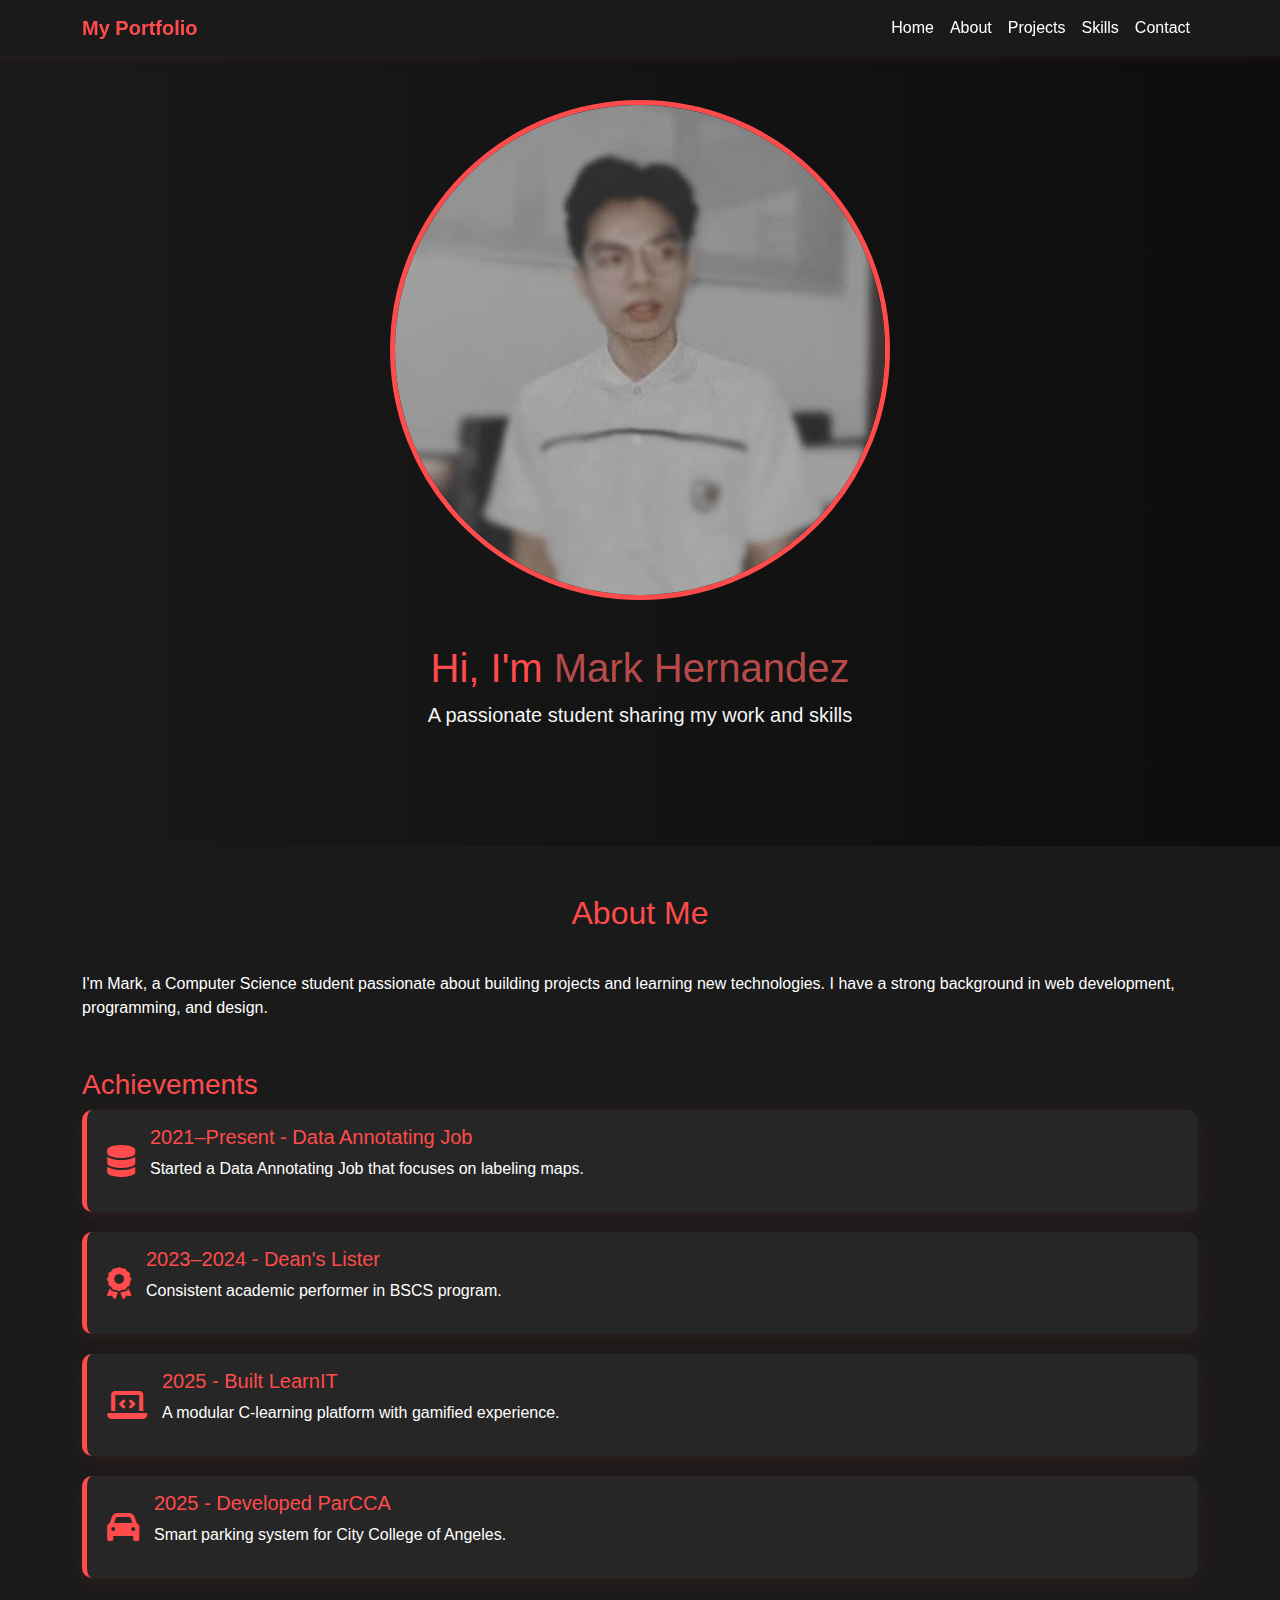
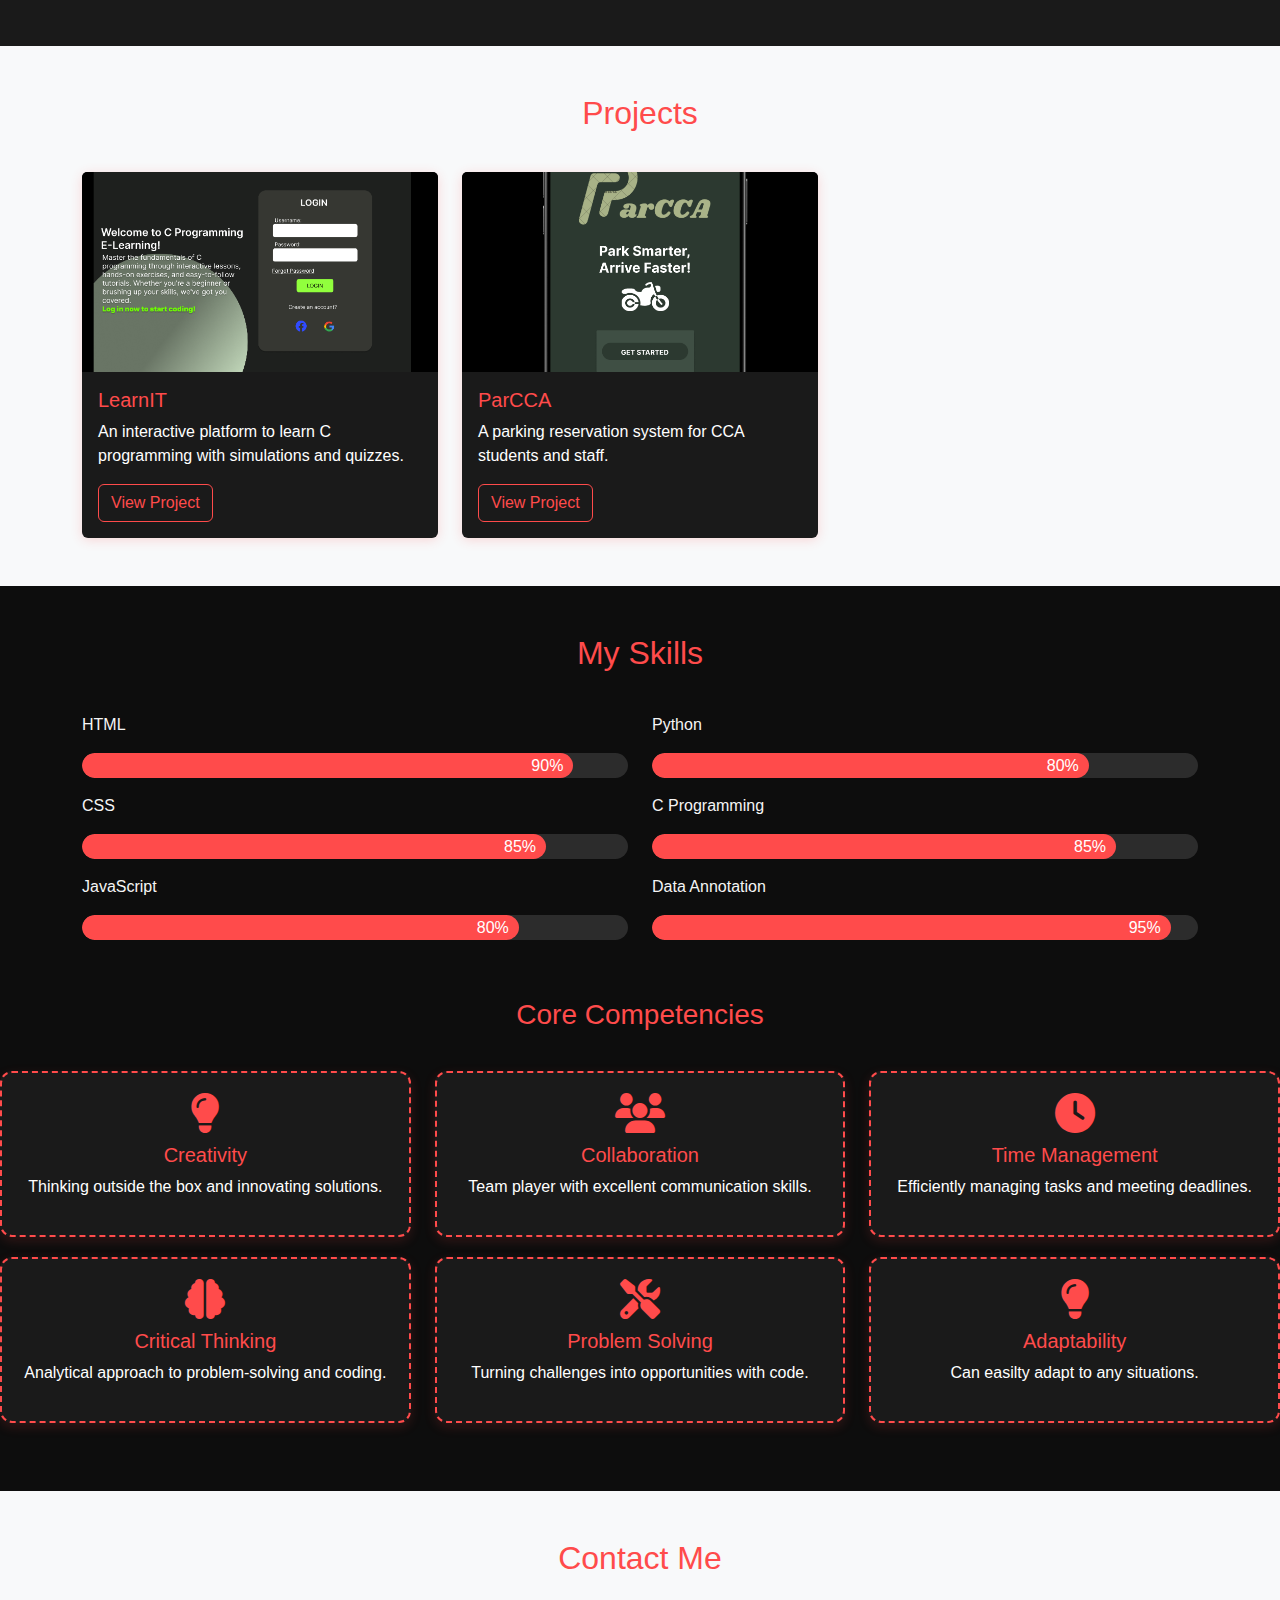
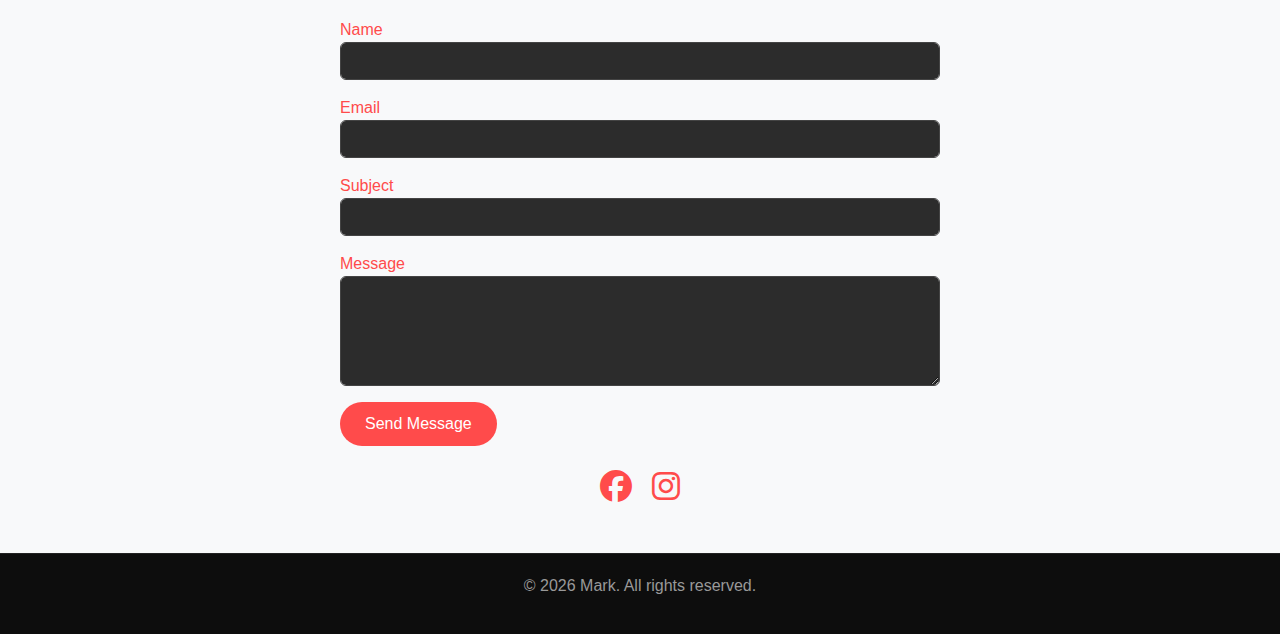
<file: index.html>
<!DOCTYPE html>
<html lang="en">
<head>
    <meta charset="UTF-8">
    <meta name="viewport" content="width=device-width, initial-scale=1.0">
    <title>Mark's Portfolio</title>
    <link rel="stylesheet" href="https://cdn.jsdelivr.net/npm/bootstrap@5.3.3/dist/css/bootstrap.min.css">
    <link rel="stylesheet" href="https://cdnjs.cloudflare.com/ajax/libs/font-awesome/6.5.2/css/all.min.css">
    <style>

body {
    background-color: #0d0d0d;
    color: #f5f5f5;
    font-family: 'Segoe UI', Tahoma, Geneva, Verdana, sans-serif;
}

h1, h2, h3, h5 {
    color: #ff4b4b;
}

a {
    color: #ff4b4b;
    text-decoration: none;
}

a:hover {
    color: #ffffff;
}

/* Achievements Cards Styling */
.achievement-card {
    display: flex;
    align-items: center;
    background-color: #262626;
    border-left: 5px solid #ff4b4b;
    padding: 15px 20px;
    border-radius: 10px;
    margin-bottom: 20px;
    box-shadow: 0 4px 20px rgba(255, 75, 75, 0.1);
    gap: 15px;
    transition: transform 0.4s ease;
}

.achievement-card:hover {
    transform: scale(1.02);
}

.achievement-card i {
    font-size: 2rem;
    color: #ff4b4b;
}

/* Core Skills Section */
.core-skill {
    background-color: #1a1a1a;
    border: 2px dashed #ff4b4b;
    border-radius: 12px;
    padding: 20px;
    color: white;
    text-align: center;
    margin-bottom: 20px;
    transition: all 0.4s ease-in-out;
    box-shadow: 0 4px 12px rgba(255, 75, 75, 0.15);
}

.core-skill:hover {
    background-color: #2c2c2c;
    transform: translateY(-5px);
}

.core-skill i {
    font-size: 2.5rem;
    margin-bottom: 10px;
    color: #ff4b4b;
}


@keyframes fadeSlideUp {
    0% {
        opacity: 0;
        transform: translateY(40px);
    }
    100% {
        opacity: 1;
        transform: translateY(0);
    }
}

.timeline-card {
    opacity: 0;
    transform: translateY(40px);
    transition: all 0.6s ease-out;
}

.timeline-card.animate {
    animation: fadeSlideUp 0.8s ease-out forwards;
}

/* Navbar */
.navbar {
    background-color: #1a1a1a;
    box-shadow: 0 2px 10px rgba(255, 75, 75, 0.1);
}

.navbar-brand {
    color: #ff4b4b !important;
    font-weight: bold;
}

.navbar-nav .nav-link {
    color: #ffffff !important;
}

.navbar-nav .nav-link:hover {
    color: #ff4b4b !important;
}

/* Hero Section */
.hero {
    padding: 100px 0;
    text-align: center;
    background: linear-gradient(to right, #1a1a1a, #0d0d0d);
}

.hero img {
    width: 500px;
    height: 500px;
    object-fit: cover;
    border-radius: 50%;
    border: 5px solid #ff4b4b;
    margin-bottom: 20px;
}

.btn-main {
    background-color: #ff4b4b;
    color: white;
    border: none;
    padding: 10px 25px;
    border-radius: 30px;
    transition: background-color 0.3s;
}

.btn-main:hover {
    background-color: #e63c3c;
    color: white;
}

/* About Section */
#about {
    background-color: #1a1a1a;
    color: #fff;
}

.section-title {
    color: #ff4b4b;
    text-align: center;
    margin-bottom: 40px;
}

.timeline-card {
    background-color: #262626;
    padding: 15px 20px;
    border-left: 5px solid #ff4b4b;
    margin-bottom: 20px;
    border-radius: 8px;
}


#projects .card-body,
#projects .card-text {
    color: #ffffff;
}

#projects .card {
    background-color: #1a1a1a;
    border: none;
    box-shadow: 0 2px 12px rgba(255, 75, 75, 0.2);
    transition: transform 0.3s;
}

#projects .card:hover {
    transform: translateY(-5px);
}

#projects .card-title {
    color: #ff4b4b;
}

#projects .btn-outline-primary {
    border-color: #ff4b4b;
    color: #ff4b4b;
    background-color: transparent;
}

#projects .btn-outline-primary:hover {
    background-color: #ff4b4b;
    color: #ffffff;
}

/* Skills Section */
@keyframes slideIn {
    0% {
        width: 0;
        opacity: 0;
    }
    100% {
        opacity: 1;
    }
}

/* Apply animation */
.skill-level {
    animation: slideIn 1.5s ease-out forwards;
}

/* Optional stagger effect */
.skill-bar:nth-child(1) .skill-level { animation-delay: 0.2s; }
.skill-bar:nth-child(2) .skill-level { animation-delay: 0.4s; }
.skill-bar:nth-child(3) .skill-level { animation-delay: 0.6s; }
/* Add more if you have more skills */

#skills {
    background-color: #0d0d0d;
}

.skill-bar {   
    background-color: #2c2c2c;
    border-radius: 25px;
    overflow: hidden;
    height: 25px;
    margin-bottom: 10px;
}

.skill-level {
    background-color: #ff4b4b;
    height: 100%;
    text-align: right;
    padding-right: 10px;
    color: white;
    line-height: 25px;
    border-radius: 25px;
}

/* Contact */
#contact {
    background-color: #1a1a1a;
    color: #ff4b4b;
}

#contact input,
#contact textarea {
    background-color: #2c2c2c;
    border: 1px solid #444;
    color: white;
}

#contact input:focus,
#contact textarea:focus {
    border-color: #ff4b4b;
    box-shadow: none;
}

/* Footer */
footer {
    text-align: center;
    padding: 20px 0;
    background-color: #0d0d0d;
    color: #999;
    border-top: 1px solid #222;
}

/* Social Icons */
#contact .fa-brands {
    color: #ff4b4b; 
    transition: transform 0.3s;
}

#contact .fa-brands:hover {
    transform: scale(1.2);
    color: #ffffff;
}

    </style>

    
</head>
<body>

<!-- Navbar -->
<nav class="navbar navbar-expand-lg fixed-top navbar-dark">
    <div class="container">
        <a class="navbar-brand" href="#">My Portfolio</a>
        <button class="navbar-toggler" type="button" data-bs-toggle="collapse" data-bs-target="#navbarNav">
            <span class="navbar-toggler-icon"></span>
        </button>
        <div class="collapse navbar-collapse justify-content-end" id="navbarNav">
            <ul class="navbar-nav">
                <li class="nav-item"><a class="nav-link" href="#home">Home</a></li>
                <li class="nav-item"><a class="nav-link" href="#about">About</a></li>
                <li class="nav-item"><a class="nav-link" href="#projects">Projects</a></li>
                <li class="nav-item"><a class="nav-link" href="#skills">Skills</a></li>
                <li class="nav-item"><a class="nav-link" href="#contact">Contact</a></li>
            </ul>
        </div>
    </div>
</nav>

<!-- Hero Section -->
<section class="hero" id="home">
    <div class="container">
        <img src="profilelogo.jpg" alt="Profile">
        <h1 class="mt-4">Hi, I'm <span style="color: #b74b4b;">Mark Hernandez</span></h1>
        <p class="lead">A passionate student sharing my work and skills</p>
    </div>
</section>

<!-- About / Achievements -->
<section id="about" class="py-5">
    <div class="container">
        <h2 class="section-title">About Me</h2>
        <p>I'm Mark, a Computer Science student passionate about building projects and learning new technologies. I have a strong background in web development, programming, and design.</p>
        <div class="mt-4">
            <h3 class="mt-5">Achievements</h3>
<div class="achievement-card">
    <i class="fas fa-database"></i>
    <div>
        <h5>2021–Present - Data Annotating Job</h5>
        <p>Started a Data Annotating Job that focuses on labeling maps.</p>
    </div>
</div>
<div class="achievement-card">
    <i class="fas fa-award"></i>
    <div>
        <h5>2023–2024 - Dean's Lister</h5>
        <p>Consistent academic performer in BSCS program.</p>
    </div>
</div>
<div class="achievement-card">
    <i class="fas fa-laptop-code"></i>
    <div>
        <h5>2025 - Built LearnIT</h5>
        <p>A modular C-learning platform with gamified experience.</p>
    </div>
</div>
<div class="achievement-card">
    <i class="fas fa-car"></i>
    <div>
        <h5>2025 - Developed ParCCA</h5>
        <p>Smart parking system for City College of Angeles.</p>
    </div>
</div>

        </div>
    </div>
</section>

<!-- Projects -->
<section id="projects" class="py-5 bg-light">
    <div class="container">
        <h2 class="section-title text-center">Projects</h2>
        <div class="row g-4">
            <div class="col-md-4">
                <div class="card h-100">
                    <img src="learnit.png" alt="LearnIT" class="card-img-top img-fluid" style="object-fit: cover; height: 200px;">
                    <div class="card-body">
                        <h5 class="card-title">LearnIT</h5>
                        <p class="card-text">An interactive platform to learn C programming with simulations and quizzes.</p>
                        <a href="https://www.figma.com/design/anRYUYpfuxBrgjcXN9QTcZ/Web-1-Figma?node-id=0-1&t=M4ZP1Q9hT8kq0Vzv-1" 
                           class="btn btn-outline-primary" 
                           target="_blank" 
                           rel="noopener noreferrer">View Project</a>
                    </div>
                </div>
            </div>
            <div class="col-md-4">
                <div class="card h-100">
                    <img src="parcca.png" alt="ParCCA" class="card-img-top img-fluid" style="object-fit: cover; height: 200px;">
                    <div class="card-body">
                        <h5 class="card-title">ParCCA</h5>
                        <p class="card-text">A parking reservation system for CCA students and staff.</p>
                        <a href="https://www.figma.com/proto/X19f2XLB64MrPINnTZ2sxu/Prototype-ParCCA?node-id=7-2&p=f&t=wYToiDYFvg58DBqU-1&scaling=scale-down&content-scaling=fixed&page-id=0%3A1&starting-point-node-id=7%3A2" 
                           class="btn btn-outline-primary" 
                           target="_blank" 
                           rel="noopener noreferrer">View Project</a>
                    </div>
                </div>
            </div>
        </div>
    </div>
</section>


<!-- Skills -->
<section id="skills" class="py-5">
    <div class="container">
        <h2 class="section-title text-center">My Skills</h2>
        <div class="row">
            <div class="col-md-6">
                <p>HTML</p>
                <div class="skill-bar">
                    <div class="skill-level" style="width: 90%;">90%</div>
                </div>
                <p class="mt-3">CSS</p>
                <div class="skill-bar">
                    <div class="skill-level" style="width: 85%;">85%</div>
                </div>
                <p class="mt-3">JavaScript</p>
                <div class="skill-bar">
                    <div class="skill-level" style="width: 80%;">80%</div>
                </div>
            </div>
            <div class="col-md-6">
                <p>Python</p>
                <div class="skill-bar">
                    <div class="skill-level" style="width: 80%;">80%</div>
                </div>
                <p class="mt-3">C Programming</p>
                <div class="skill-bar">
                    <div class="skill-level" style="width: 85%;">85%</div>
                </div>
                <p class="mt-3">Data Annotation</p>
                <div class="skill-bar">
                    <div class="skill-level" style="width: 95%;">95%</div>
                </div>
            </div>
        </div>
    </div>
    <h3 class="section-title text-center mt-5">Core Competencies</h3>
<div class="row">
    <div class="col-md-4">
        <div class="core-skill">
            <i class="fas fa-lightbulb"></i>
            <h5>Creativity</h5>
            <p>Thinking outside the box and innovating solutions.</p>
        </div>
    </div>
    <div class="col-md-4">
        <div class="core-skill">
            <i class="fas fa-users"></i>
            <h5>Collaboration</h5>
            <p>Team player with excellent communication skills.</p>
        </div>
    </div>
    <div class="col-md-4">
        <div class="core-skill">
            <i class="fas fa-clock"></i>
            <h5>Time Management</h5>
            <p>Efficiently managing tasks and meeting deadlines.</p>
        </div>
    </div>
    <div class="col-md-4">
        <div class="core-skill">
            <i class="fas fa-brain"></i>
            <h5>Critical Thinking</h5>
            <p>Analytical approach to problem-solving and coding.</p>
        </div>
    </div>
    <div class="col-md-4">
        <div class="core-skill">
            <i class="fas fa-tools"></i>
            <h5>Problem Solving</h5>
            <p>Turning challenges into opportunities with code.</p>
        </div>
    </div>

    <div class="col-md-4">
        <div class="core-skill">
            <i class="fas fa-lightbulb"></i>
            <h5>Adaptability</h5>
            <p>Can easilty adapt to any situations.</p>
        </div>
    </div>
</div>

</section>

<!-- Contact -->
<section id="contact" class="py-5 bg-light">
    <div class="container">
        <h2 class="section-title text-center">Contact Me</h2>
        <form action="mailto:mgbhernanz@gmail.com" method="POST" enctype="text/plain" id="contactForm" class="mx-auto" style="max-width: 600px;">
            <div class="mb-3">
                <label>Name</label>
                <input type="text" class="form-control" required>
            </div>
            <div class="mb-3">
                <label>Email</label> 
                <input type="email" class="form-control" required>
            </div>
            <div class="mb-3">
                <label>Subject</label>
                <input type="text" class="form-control" required>
            </div>
            <div class="mb-3">
                <label>Message</label>
                <textarea class="form-control" rows="4" required></textarea>
            </div>
            <button type="submit" class="btn btn-main">Send Message</button>
        </form>
        <div class="text-center mt-4">
            <a href="https://www.facebook.com/profile.php?id=100025349190793" target="_blank" rel="noopener noreferrer"><i class="fab fa-facebook fa-2x me-3"></i></a>
            <a href="https://www.instagram.com/twinkly__toes/" target="_blank" rel="noopener noreferrer"><i class="fab fa-instagram fa-2x"></i></a>
        </div>
    </div>
</section>

<script>
    document.addEventListener("DOMContentLoaded", () => {
        const observer = new IntersectionObserver((entries) => {
            entries.forEach(entry => {
                if (entry.isIntersecting) {
                    entry.target.classList.add("animate");
                    observer.unobserve(entry.target); // animate once
                }
            });
        }, {
            threshold: 0.2
        });

        document.querySelectorAll('.timeline-card').forEach(card => {
            observer.observe(card);
        });
    });
</script>


<!-- Footer -->
<footer>
    <p>&copy; <span id="year"></span> Mark. All rights reserved.</p>
</footer>

<script>
    document.getElementById("year").textContent = new Date().getFullYear();

    // Basic form validation
    document.getElementById('contactForm').addEventListener('submit', function (e) {
        alert("Thank you for reaching out! I'll get back to you soon.");
        e.preventDefault(); // remove this to actually submit the form
    });
</script>
<script src="https://cdn.jsdelivr.net/npm/bootstrap@5.3.3/dist/js/bootstrap.bundle.min.js"></script>
</body>
</html>
</file>
